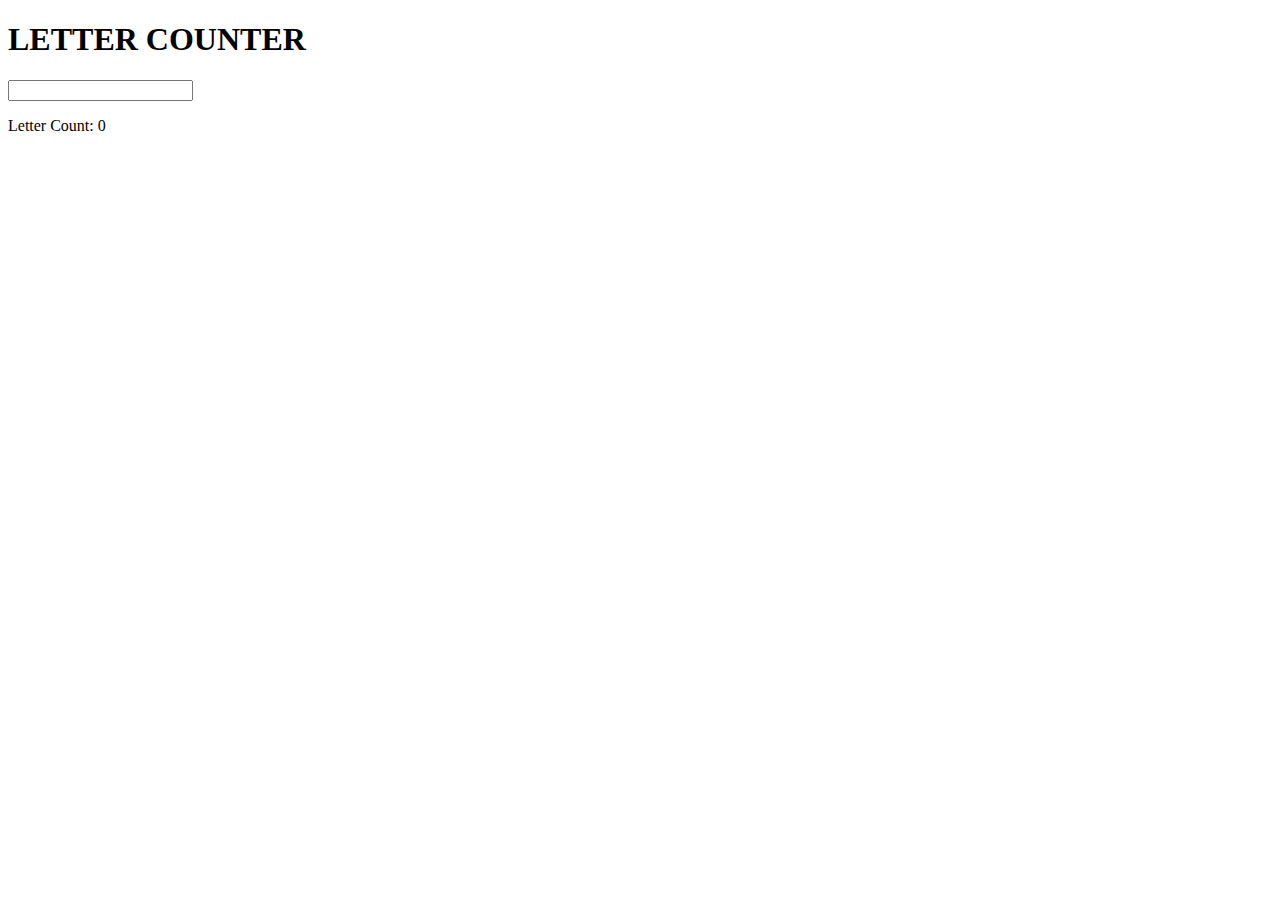
<file: BrojacSlova/index.html>
<!DOCTYPE html>
<html lang="en">
<head>
    <meta charset="UTF-8">
    <meta name="viewport" content="width=device-width, initial-scale=1.0">
    <title>Document</title>

</head>

<body>
    <h1>LETTER COUNTER</h1>
    <input type="text" id="textInput">
    <p id="Counter">Letter Count: 0</p>


    <script src="./index.js"></script>
</body>

</html>
</file>
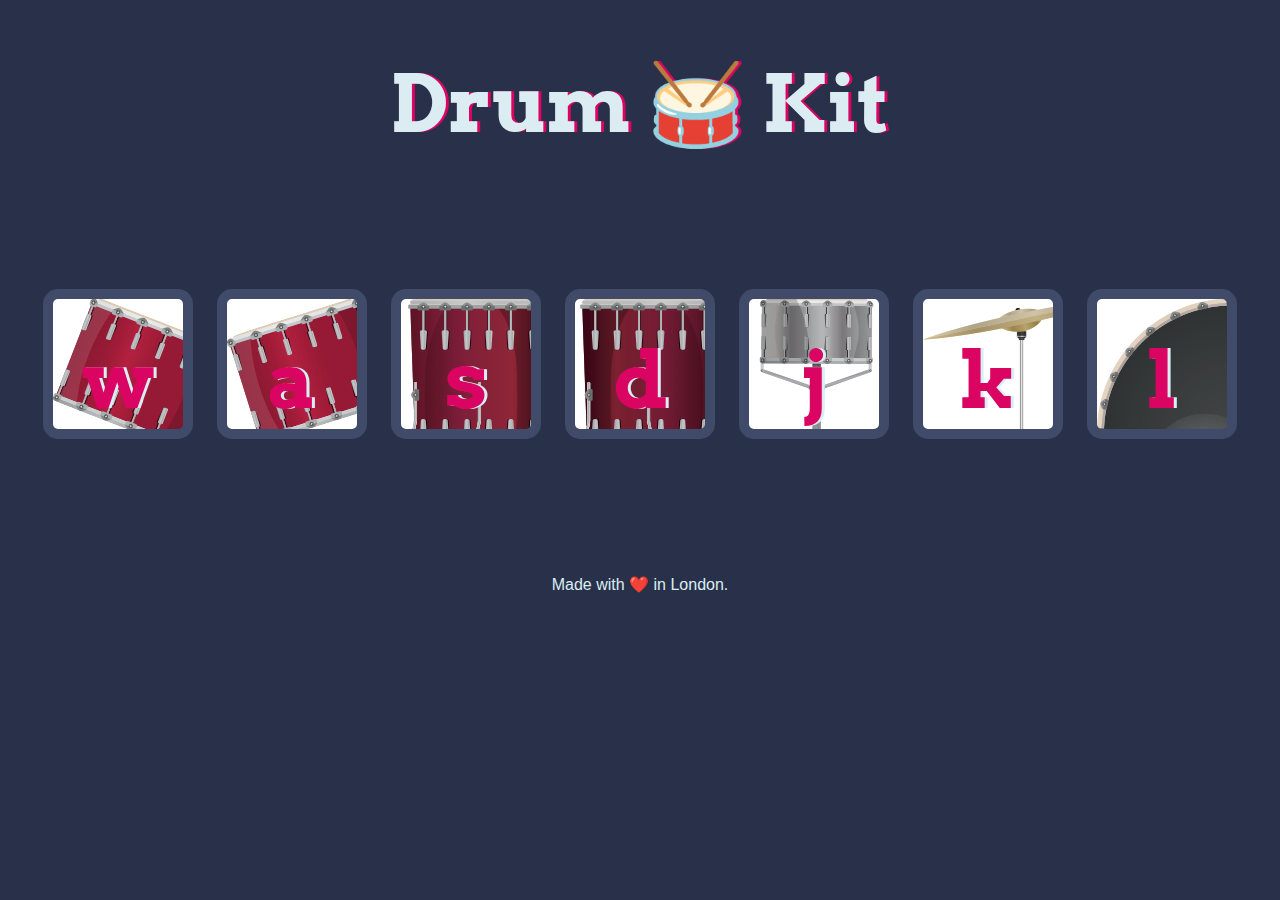
<file: bubnjevi/index.html>
<!DOCTYPE html>
<html lang="en" dir="ltr">

<head>
  <meta charset="utf-8">
  <title>Drum Kit</title>
  <link rel="stylesheet" href="styles.css">
  <link href="https://fonts.googleapis.com/css?family=Arvo" rel="stylesheet">
</head>

<body>

  <h1 id="title">Drum 🥁 Kit</h1>
  <div class="set">
    <button class="w drum">w</button>
    <button class="a drum">a</button>
    <button class="s drum">s</button>
    <button class="d drum">d</button>
    <button class="j drum">j</button>
    <button class="k drum">k</button>
    <button class="l drum">l</button>
  </div>


  <footer>
    Made with ❤️ in London.
  </footer>

  <script src="./index.js"></script>

</body>

</html>
</file>
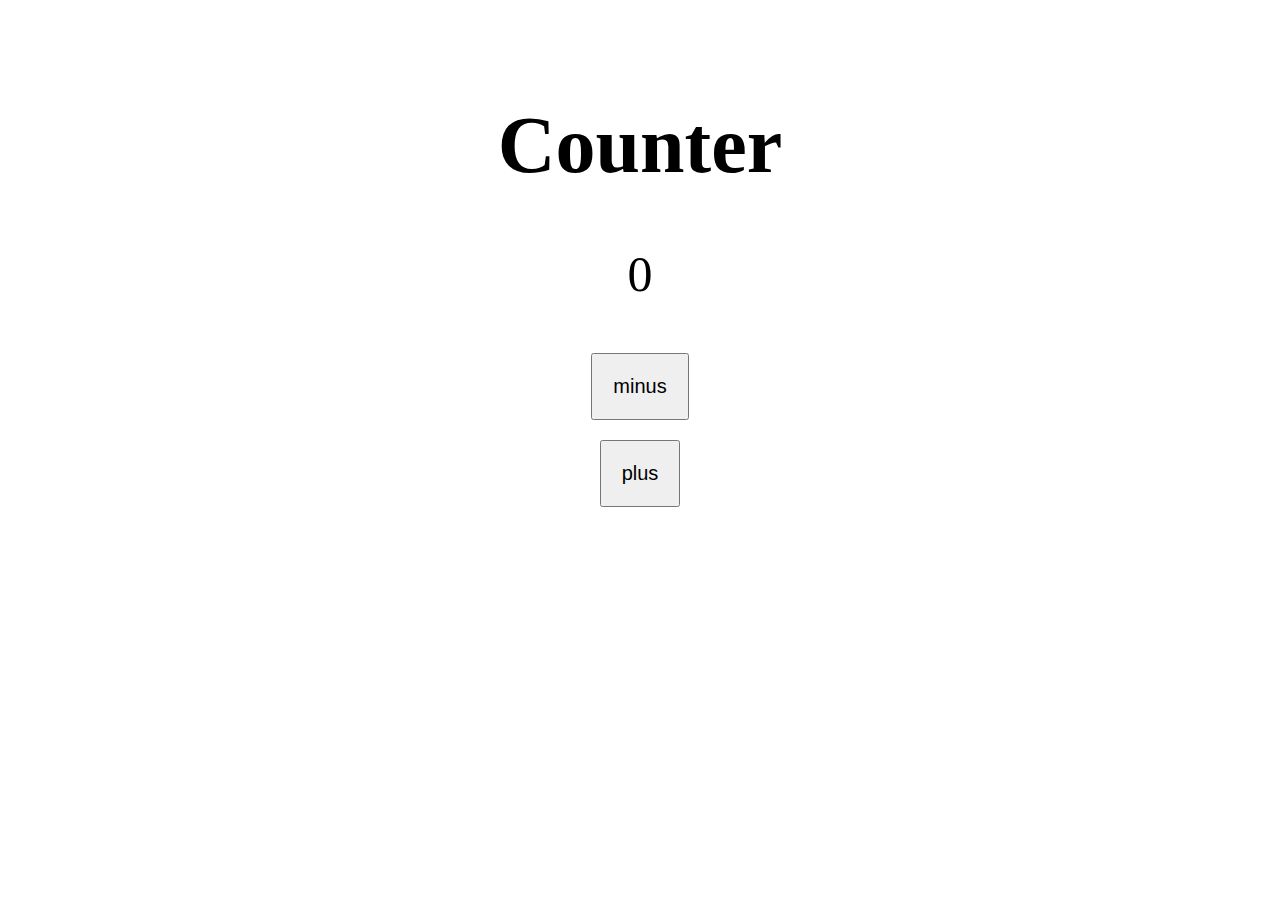
<file: Counter/index.html>
<!DOCTYPE html>
<html lang="en">
<head>
    <meta charset="UTF-8">
    <meta name="viewport" content="width=device-width, initial-scale=1.0">
    <title>Document</title>

    <style>

       h1{
        text-align: center;
        margin-top: 100px;
        font-size: 80px;
       }

       p{
        text-align: center;
        font-size: 50px;
       }
       button{
        display: flex;
        align-items: center;
        margin: auto;
        padding: 20px;
        font-size: 20px;
        margin-top: 20px;
       }

    </style>

</head>

<body>
    <h1>Counter</h1>

    <p id="counter">0</p>
    <button id="minus">minus</button>
    <button id="plus">plus</button>
   
    <script src="./index.js"></script>
</body>

</html>
</file>
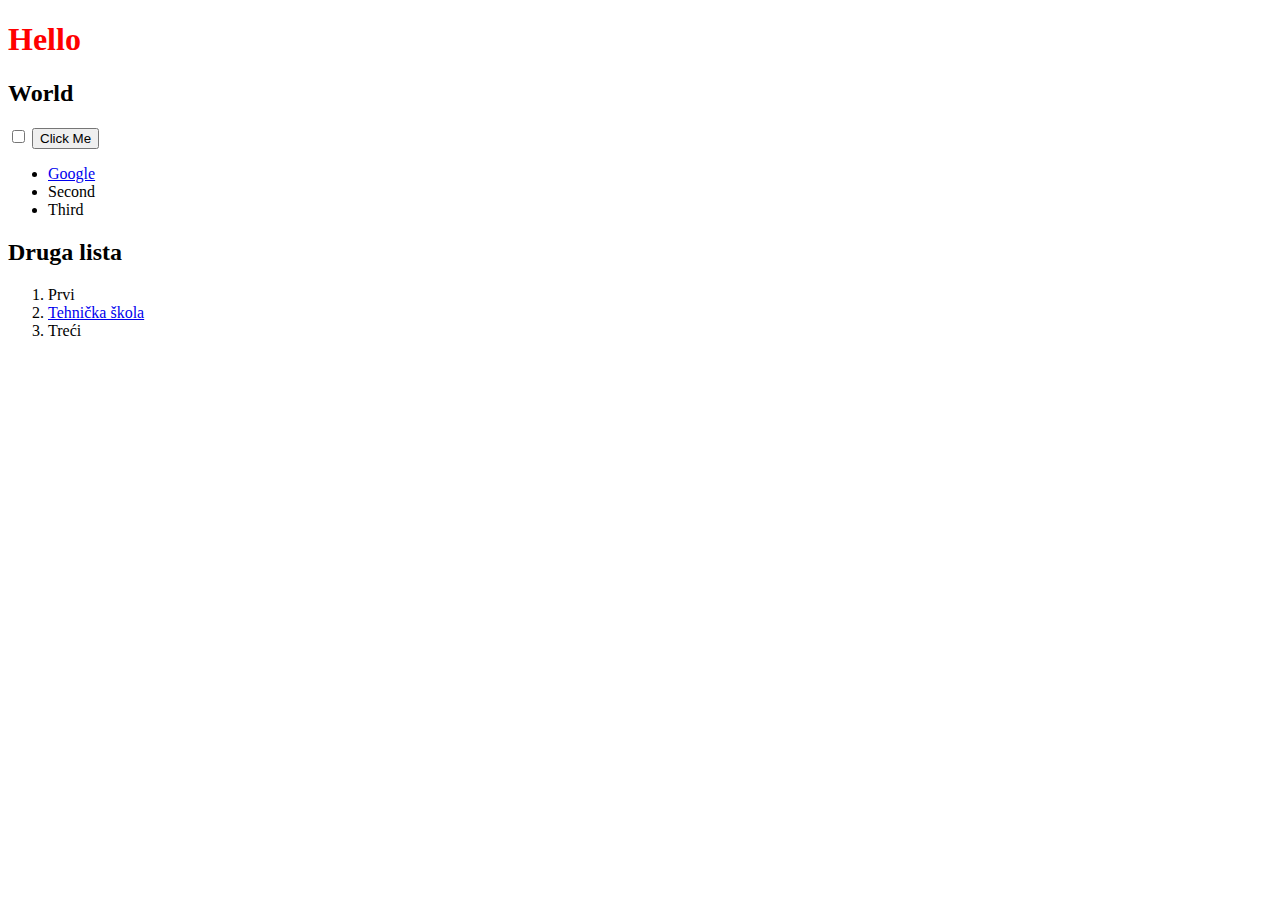
<file: DOM/index.html>
<!DOCTYPE html>
<html lang="en" dir="ltr">
  <head>
    <meta charset="utf-8">
    <title>My Website</title>
    <link rel="stylesheet" href="styles.css">

  </head>
  <body>

    <h1 id ="title">Hello</h1>
    <h2 id="second">World</h2>
    <input type="checkbox">

    <button class="btn" style=":active color:red;">Click Me</button>

    <ul id="list">
      <li class="list">
        <a href="https://www.google.com">Google</a>
      </li>
      <li class="list">Second</li>
      <li class="list">Third</li>
    </ul>

    <h2>Druga lista</h2>

    <ol id="list2">
      <li class="list2">Prvi</li>
      <li class="list2">
        <a href="https://tssb.hr">Tehnička škola</a>
      </li>
      <li class="list2">Treći</li>
    </ol>

  </body>

</html>
</file>
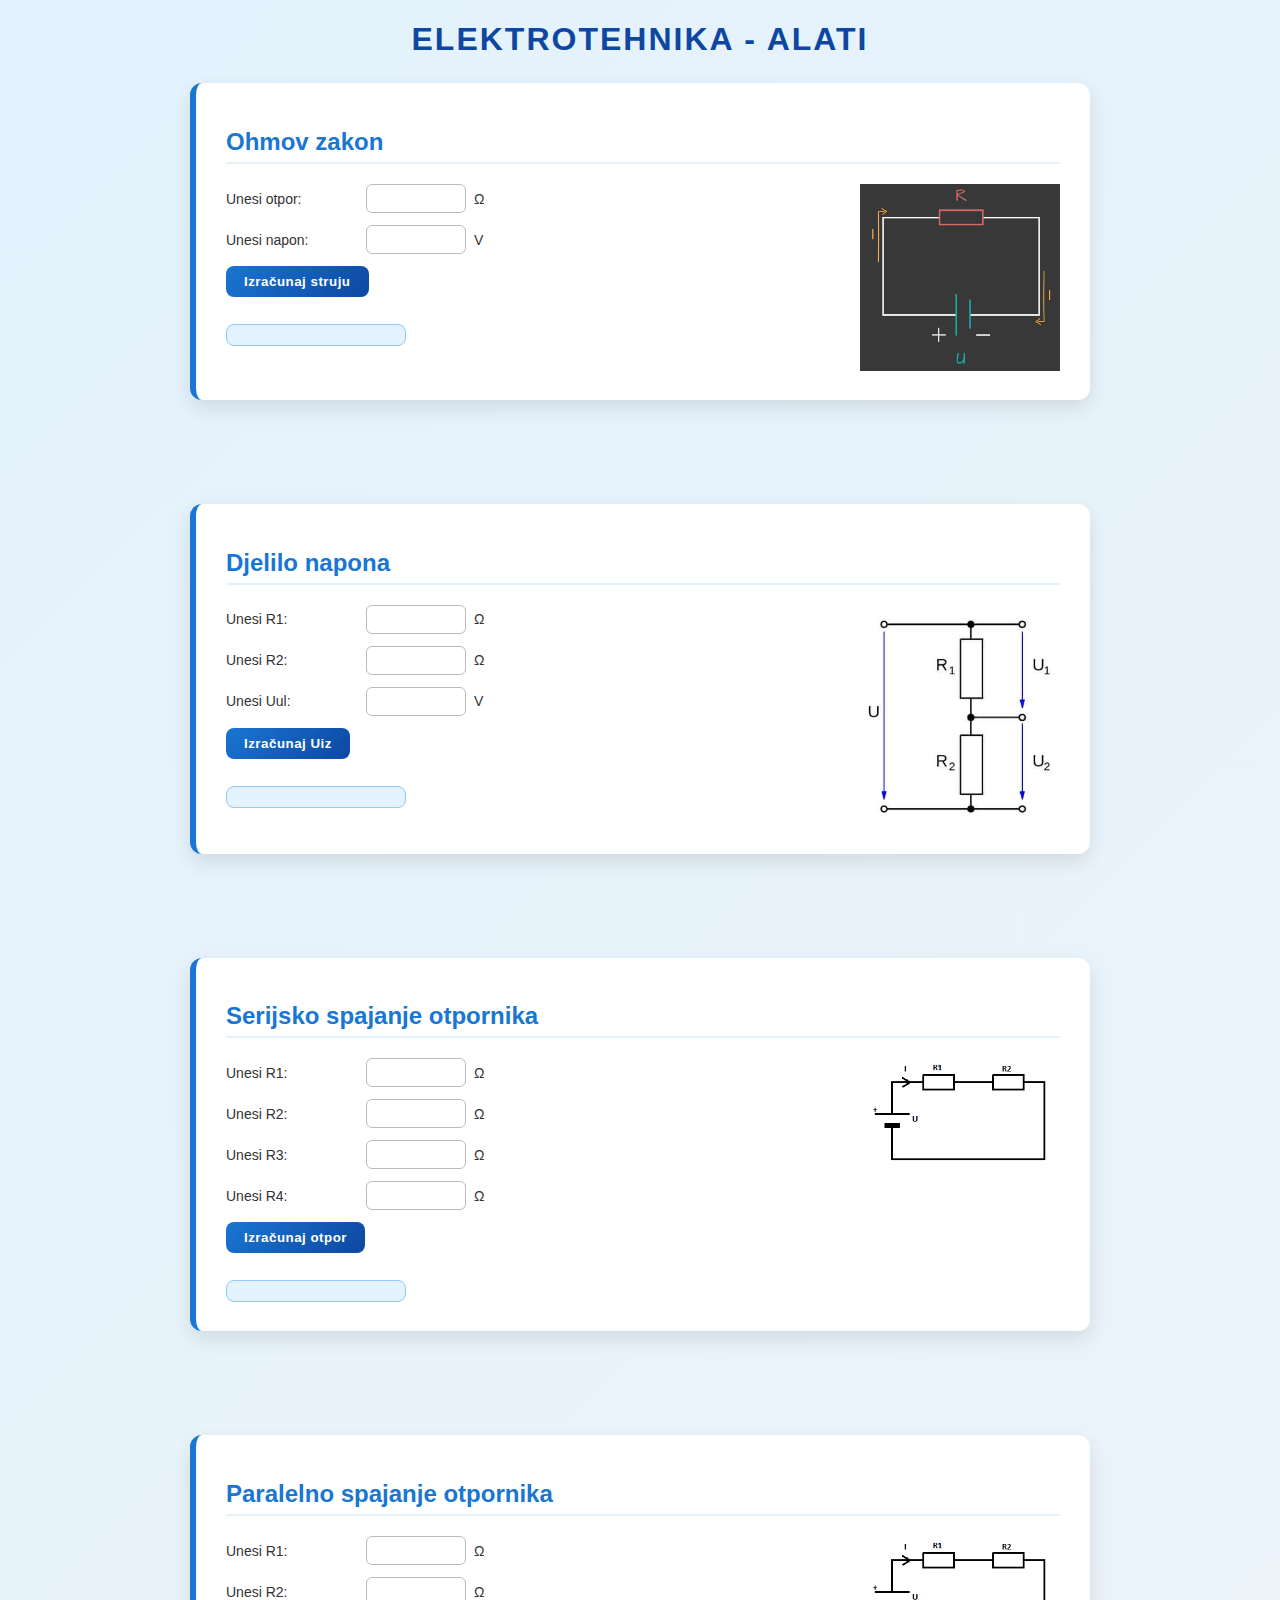
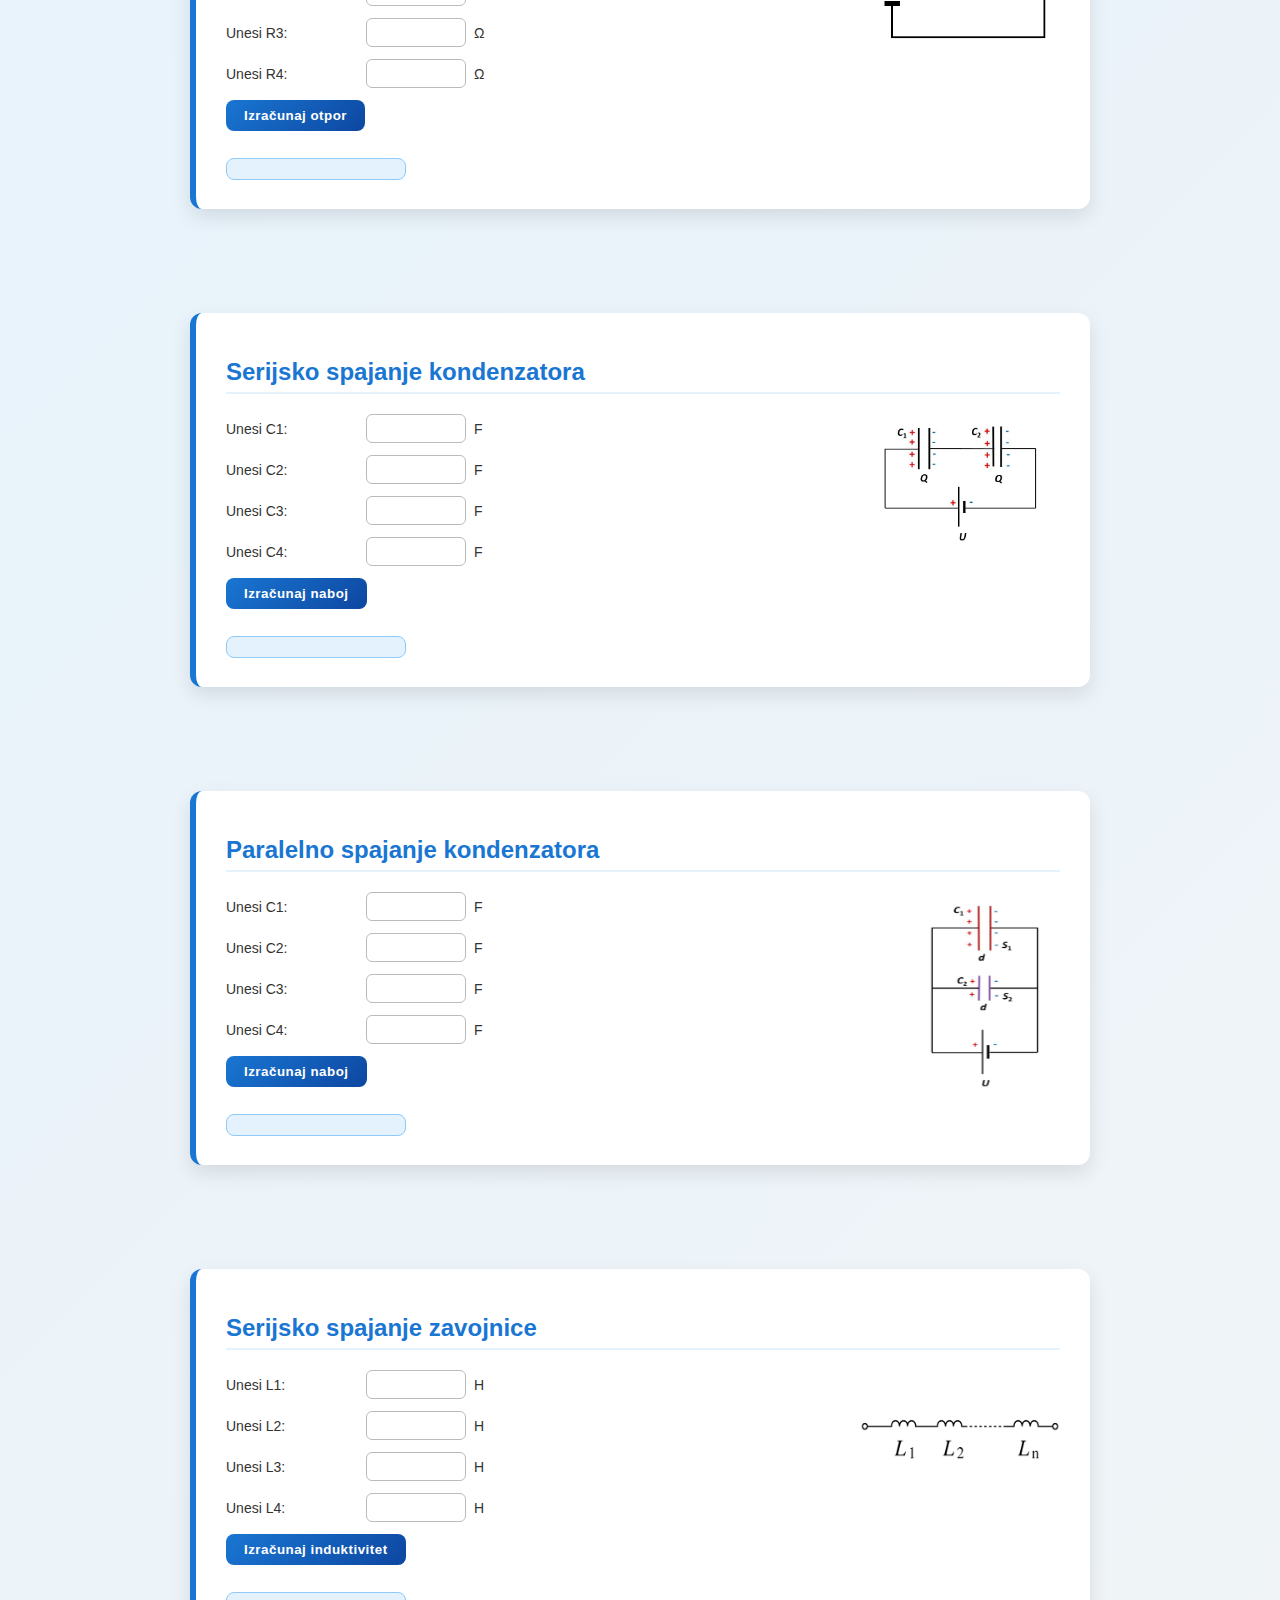
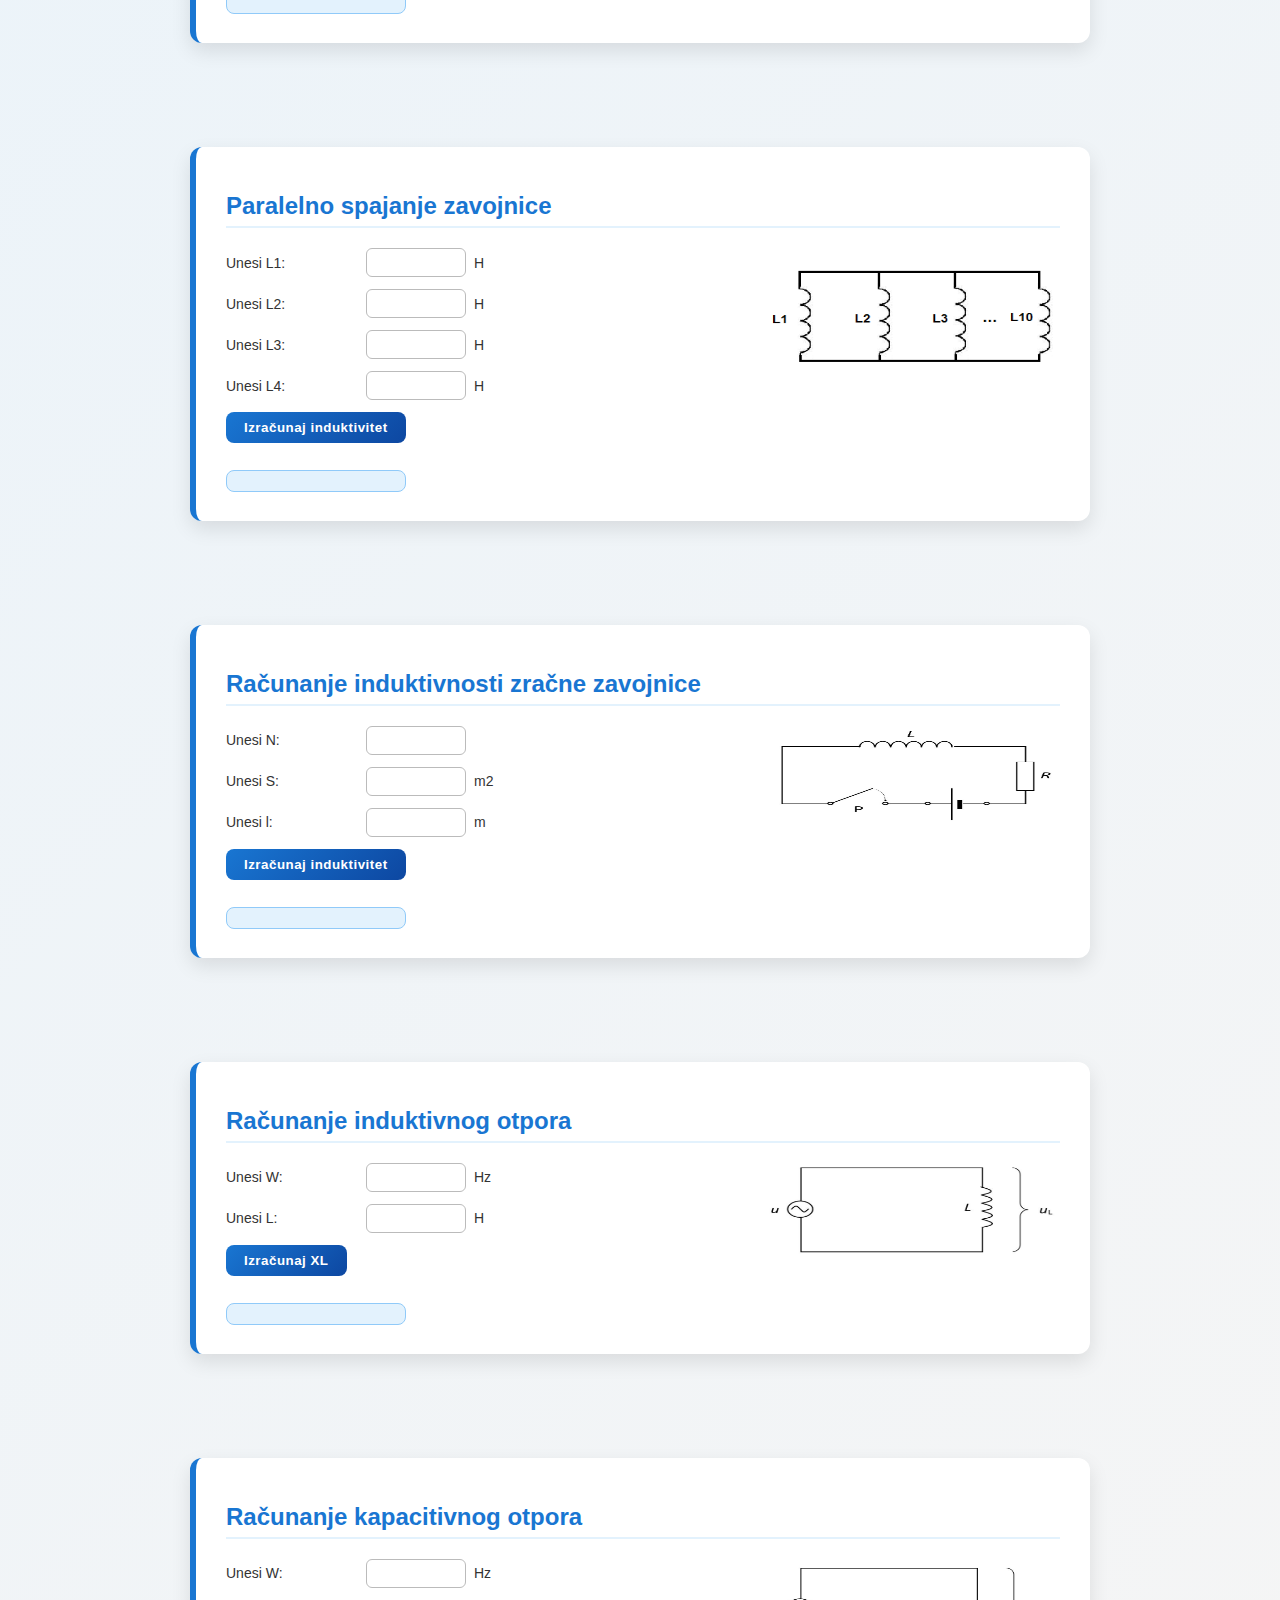
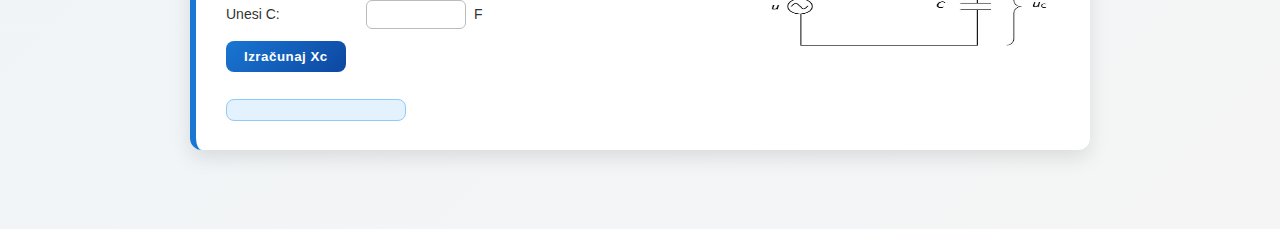
<file: ElektronickiAlati/index.html>
<!DOCTYPE html>
<html lang="en">
<head>
    <meta charset="UTF-8">
    <meta name="viewport" content="width=device-width, initial-scale=1.0">
    <title>Elektronički alati</title>

    <style>

    * {
    box-sizing: border-box;

    }

    body {
        font-family: "Segoe UI", Arial, sans-serif;
        background: linear-gradient(135deg, #e3f2fd, #f5f5f5);
        margin: 0;
        padding: 0;
    }

    h1 {
        text-align: center;
        margin: 30px 10;
        letter-spacing: 2px;
        color: #0d47a1;
    }   

    .kartica {
        width: 900px;
        margin: 25px auto;
        background: #ffffff;
        padding: 25px 30px;
        border-radius: 12px;
        box-shadow: 0 8px 20px rgba(0, 0, 0, 0.1);
        border-left: 6px solid #1976d2;
    }

    .kartica h2 {
        margin-bottom: 20px;
        color: #1976d2;
        border-bottom: 2px solid #e3f2fd;
        padding-bottom: 6px;
    }

    .osnova {
        display: flex;
        justify-content: space-between;
        align-items: flex-start;
        gap: 30px;
    }

    .form {
        flex: 1;
    }

    .image {
        width: 240px;
        text-align: center;
    }

    .image img {
        max-width: 100%;
        border-radius: 8px;
        border: 1px solid #ddd;
        background: #fafafa;
        padding: 5px;
    }

    .row {
        display: flex;
        align-items: center;
        margin-bottom: 12px;
    }

    label {
        width: 140px;
        font-size: 14px;
        color: #333;
    }

    input {
        width: 100px;
        padding: 6px 8px;
        border-radius: 6px;
        border: 1px solid #bbb;
    }


    .unos {
        margin-right: 8px;
    }

    button {
        background: linear-gradient(135deg, #1976d2, #0d47a1);
        color: white;
        border: none;
        padding: 8px 18px;
        border-radius: 8px;
        cursor: pointer;
        font-weight: bold;
        letter-spacing: 0.5px;
        transition: 0.2s;
    }



    .result {
        margin-top: 15px;
        padding: 10px 15px;
        border-radius: 8px;
        background: #e3f2fd;
        border: 1px solid #90caf9;
        font-weight: bold;
        color: #0d47a1;
        display: inline-block;
        min-width: 180px;
    }


    </style>

</head>

<body>


<h1>ELEKTROTEHNIKA - ALATI</h1>

    <div class="kartica">
    <h2>Ohmov zakon</h2>

    <div class="osnova">
        <div>
        <div class="row">
            <label>Unesi otpor:</label>
            <input type="text" id="ohmR" class="unos">
            <label>Ω</label>
        </div>

        <div class="row">
            <label>Unesi napon:</label>
            <input type="text" id="ohmU" class="unos">
            <label>V</label>
        </div>

        <div class="row">
            <button id="ohmBtn">Izračunaj struju</button>
        </div>

            <div class="result" id="ohmResult"></div>
        </div>

        <div>
            <img src="./slike/OhmovZakon.jpg" style="width: 200px;">
        </div>
    </div>
    </div>

    <br><br><br>

    
    <div class="kartica">
    <h2>Djelilo napona</h2>
    <div class="osnova">
        <div>
            <div class="row">
                <label>Unesi R1:</label>
                <input type="text" id="ohmR1" class="unos">
                <label>Ω</label>
            </div>
            <div class="row">
                <label>Unesi R2:</label>
                <input type="text" id="ohmR2" class="unos">
                <label>Ω</label>
            </div>
            <div class="row">
                <label>Unesi Uul:</label>
                <input type="text" id="volt1" class="unos">
                <label>V</label>
            </div>

            <div class="row">
                <button id="btnNapon1">Izračunaj Uiz</button>
            </div>

            <div class="result" id="naponResult1"></div>
        </div>
        <div>
            <img src="./slike/DjeliloNapona.jpg" alt="" style="width: 200px;">
        </div>
    </div>
    </div>

    <br><br><br>

    <div class="kartica">
    <h2>Serijsko spajanje otpornika</h2>
    <div class="osnova">
        <div>
            <div class="row">
                <label>Unesi R1:</label>
                <input type="text" id="SSOR1" class="unos">
                <label>Ω</label>
            </div>
            <div class="row">
                <label>Unesi R2:</label>
                <input type="text" id="SSOR2" class="unos">
                <label>Ω</label>
            </div>
            <div class="row">
                <label>Unesi R3:</label>
                <input type="text" id="SSOR3" class="unos">
                <label>Ω</label>
            </div>
            <div class="row">
                <label>Unesi R4:</label>
                <input type="text" id="SSOR4" class="unos">
                <label>Ω</label>
            </div>

            <div class="row">
                <button id="btnSSO">Izračunaj otpor</button>
            </div>

            <div class="result" id="SSOresult"></div>
        </div>
        <div>
            <img src="./slike/SerijskiSpoj.png" alt="" style="width: 200px;">
        </div>
    </div>
    </div>


    <br><br><br>
    
    <div class="kartica">
    <h2>Paralelno spajanje otpornika</h2>
    <div class="osnova">
        <div>
            <div class="row">
                <label>Unesi R1:</label>
                <input type="text" id="PSOR1" class="unos">
                <label>Ω</label>
            </div>
            <div class="row">
                <label>Unesi R2:</label>
                <input type="text" id="PSOR2" class="unos">
                <label>Ω</label>
            </div>
            <div class="row">
                <label>Unesi R3:</label>
                <input type="text" id="PSOR3" class="unos">
                <label>Ω</label>
            </div>
            <div class="row">
                <label>Unesi R4:</label>
                <input type="text" id="PSOR4" class="unos">
                <label>Ω</label>
            </div>

            <div class="row">
                <button id="btnPSO">Izračunaj otpor</button>
            </div>

            <div class="result" id="PSOresult"></div>
        </div>
        <div>
            <img src="./slike/SerijskiSpoj.png" alt="" style="width: 200px;">
        </div>
    </div>
    </div>

    <br><br><br>

    <div class="kartica">
    <h2>Serijsko spajanje kondenzatora</h2>
    <div class="osnova">
        <div>
            <div class="row">
                <label>Unesi C1:</label>
                <input type="text" id="sscC1" class="unos">
                <label>F</label>
            </div>
            <div class="row">
                <label>Unesi C2:</label>
                <input type="text" id="sscC2" class="unos">
                <label>F</label>
            </div>
            <div class="row">
                <label>Unesi C3:</label>
                <input type="text" id="sscC3" class="unos">
                <label>F</label>
            </div>
            <div class="row">
                <label>Unesi C4:</label>
                <input type="text" id="sscC4" class="unos">
                <label>F</label>
            </div>

            <div class="row">
                <button id="btnSSC">Izračunaj naboj</button>
            </div>

            <div class="result" id="SSCresult"></div>
        </div>
        <div>
            <img src="./slike/SerijskiSpojKondenzatora.jpg" alt="" style="width: 200px;">
        </div>
    </div>
    </div>

    <br><br><br>

    <div class="kartica">
    <h2>Paralelno spajanje kondenzatora</h2>
    <div class="osnova">
        <div>
            <div class="row">
                <label>Unesi C1:</label>
                <input type="text" id="pscC1" class="unos">
                <label>F</label>
            </div>
            <div class="row">
                <label>Unesi C2:</label>
                <input type="text" id="pscC2" class="unos">
                <label>F</label>
            </div>
            <div class="row">
                <label>Unesi C3:</label>
                <input type="text" id="pscC3" class="unos">
                <label>F</label>
            </div>
            <div class="row">
                <label>Unesi C4:</label>
                <input type="text" id="pscC4" class="unos">
                <label>F</label>
            </div>

            <div class="row">
                <button id="btnPSC">Izračunaj naboj</button>
            </div>

            <div class="result" id="PSCresult"></div>
        </div>
        <div>
            <img src="./slike/ParalelnoSpajanjeKondenzatora.jpg" alt="" style="width: 150px; height: 200px;">
        </div>
    </div>
    </div>

    <br><br><br>

    <div class="kartica">
    <h2>Serijsko spajanje zavojnice</h2>
    <div class="osnova">
        <div>
            <div class="row">
                <label>Unesi L1:</label>
                <input type="text" id="sszL1" class="unos">
                <label>H</label>
            </div>
            <div class="row">
                <label>Unesi L2:</label>
                <input type="text" id="sszL2" class="unos">
                <label>H</label>
            </div>
            <div class="row">
                <label>Unesi L3:</label>
                <input type="text" id="sszL3" class="unos">
                <label>H</label>
            </div>
            <div class="row">
                <label>Unesi L4:</label>
                <input type="text" id="sszL4" class="unos">
                <label>H</label>
            </div>

            <div class="row">
                <button id="btnSSZ">Izračunaj induktivitet</button>
            </div>

            <div class="result" id="SSZresult"></div>
        </div>
        <div>
            <img src="./slike/SerijskoSpajanjeZavojnice.png" alt="" style="width: 200px; height: 50px; margin-top: 40px;">
        </div>
    </div>
    </div>

    <br><br><br>


    <div class="kartica">
    <h2>Paralelno spajanje zavojnice</h2>
    <div class="osnova">
        <div>
            <div class="row">
                <label>Unesi L1:</label>
                <input type="text" id="pszL1" class="unos">
                <label>H</label>
            </div>
            <div class="row">
                <label>Unesi L2:</label>
                <input type="text" id="pszL2" class="unos">
                <label>H</label>
            </div>
            <div class="row">
                <label>Unesi L3:</label>
                <input type="text" id="pszL3" class="unos">
                <label>H</label>
            </div>
            <div class="row">
                <label>Unesi L4:</label>
                <input type="text" id="pszL4" class="unos">
                <label>H</label>
            </div>

            <div class="row">
                <button id="btnPSZ">Izračunaj induktivitet</button>
            </div>

            <div class="result" id="PSZresult"></div>
        </div>
        <div>
            <img src="./slike/ParalelnoSpajanjeZavojnicee.png" alt="" style="width: 300px; height: 100px; margin-top: 20px;">
        </div>
    </div>
    </div>

    <br><br><br>


    <div class="kartica">
    <h2>Računanje induktivnosti zračne zavojnice</h2>
    <div class="osnova">
        <div>
            <div class="row">
                <label>Unesi N:</label>
                <input type="text" id="izzN" class="unos">
            </div>
            <div class="row">
                <label>Unesi S:</label>
                <input type="text" id="izzS" class="unos">
                <label>m2</label>
            </div>
            <div class="row">
                <label>Unesi l:</label>
                <input type="text" id="izzl" class="unos">
                <label>m</label>
            </div>

            <div class="row">
                <button id="btnIZZ">Izračunaj induktivitet</button>
            </div>

            <div class="result" id="IZZresult"></div>
        </div>
        <div>
            <img src="./slike/induktivnosti zracne zavojnice.jpg" alt="" style="width: 300px; height: 100px; margin-top: 0px;">
        </div>
    </div>
    </div>

    <br><br><br>

    <div class="kartica">
    <h2>Računanje induktivnog otpora</h2>
    <div class="osnova">
        <div>
            <div class="row">
                <label>Unesi W:</label>
                <input type="text" id="rioW" class="unos">
                <label>Hz</label>
            </div>
            <div class="row">
                <label>Unesi L:</label>
                <input type="text" id="rioL" class="unos">
                <label>H</label>
            </div>

            <div class="row">
                <button id="btnRIO">Izračunaj XL</button>
            </div>

            <div class="result" id="RIOresult"></div>
        </div>
        <div>
            <img src="./slike/induktivni otpor.jpg" alt="" style="width: 300px; height: 100px; margin-top: 0px;">
        </div>
    </div>
    </div>

    <br><br><br>


    <div class="kartica">
    <h2>Računanje kapacitivnog otpora</h2>
    <div class="osnova">
        <div>
            <div class="row">
                <label>Unesi W:</label>
                <input type="text" id="rcoW" class="unos">
                <label>Hz</label>
            </div>
            <div class="row">
                <label>Unesi C:</label>
                <input type="text" id="rcoC" class="unos">
                <label>F</label>
            </div>

            <div class="row">
                <button id="btnRCO">Izračunaj Xc</button>
            </div>

            <div class="result" id="RCOresult"></div>
        </div>
        <div>
            <img src="./slike/kapacitivni otpor.jpg" alt="" style="width: 300px; height: 100px; margin-top: 0px;">
        </div>
    </div>
    </div>

    <br><br><br>


    <script src="index.js"></script>


</body>

</html>
</file>
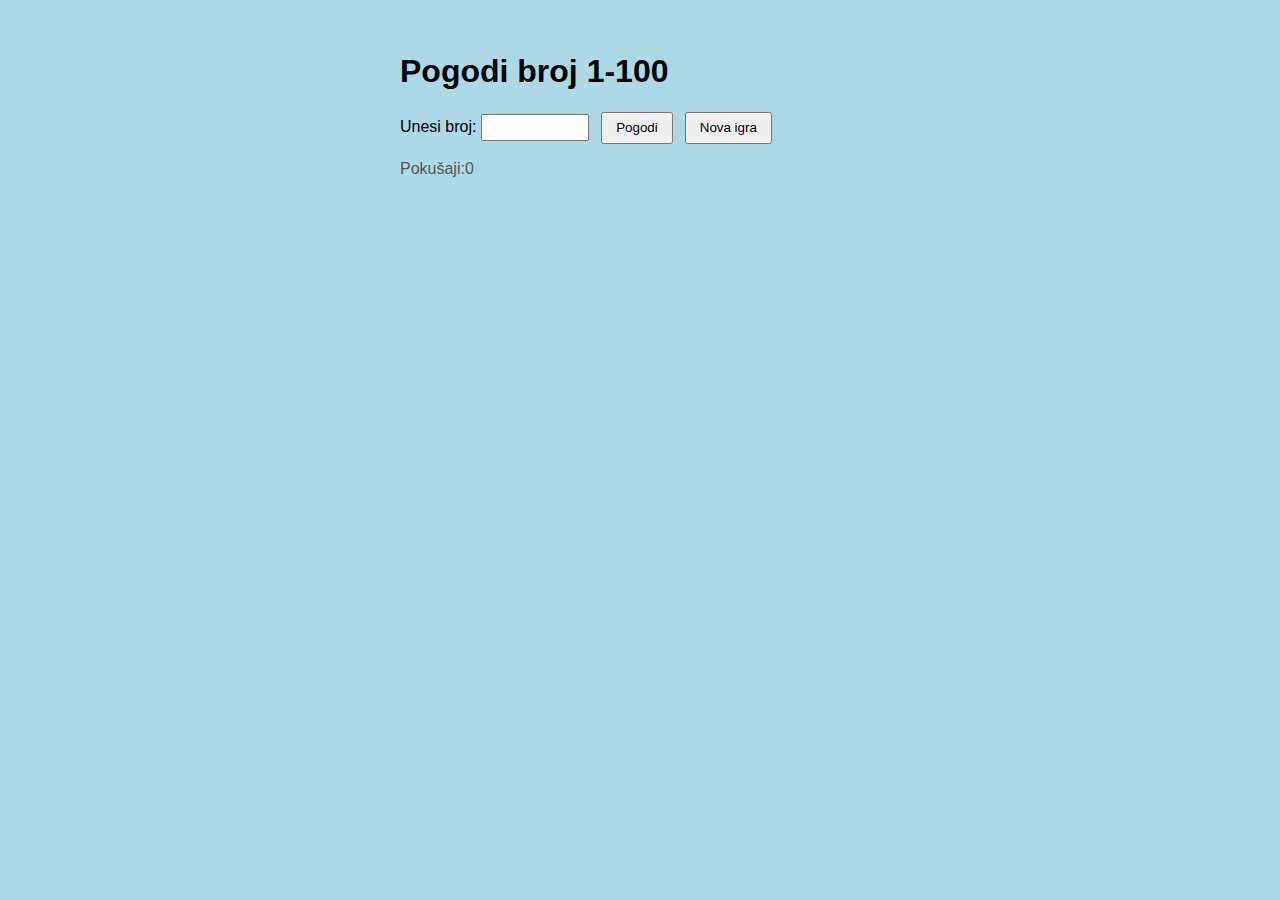
<file: guess_the_number_game/index.html>
<!DOCTYPE html>
<html lang="en">
<head>
    <meta charset="UTF-8">
    <meta name="viewport" content="width=device-width, initial-scale=1.0">
    <title>Pogodi broj</title>
<style>
    body{
        background-color: lightblue;
        font-family: Arial, Helvetica, sans-serif;
        padding: 2rem;
        max-width: 480px;
        margin: auto;
    }
    
    input[type="number"]{
        width: 6rem;
        padding: .25rem;
    }

    button{
        padding: .4rem .8rem;
        margin-left: .5rem;
    }

    #msg{
        margin-top: 1rem;
        font-weight: 600;
    }

    #attempts{
        color: #555;
        margin-top: .5rem
    }

</style>

</head>

<body>
    <h1>Pogodi broj 1-100</h1>
    <form id="form" onsubmit="checkNumber(event)">
        <label for="guess">Unesi broj:</label>
        <input type="number" id="guess" min="1" max="100" required>
        <button type="submit">Pogodi</button>
        <button type="button" onclick="newGame()">Nova igra</button> 
    </form>

    <div id="msg"></div>
    <div id="attempts"></div>
    <script src="./index.js"></script>
</body>

</html>
</file>
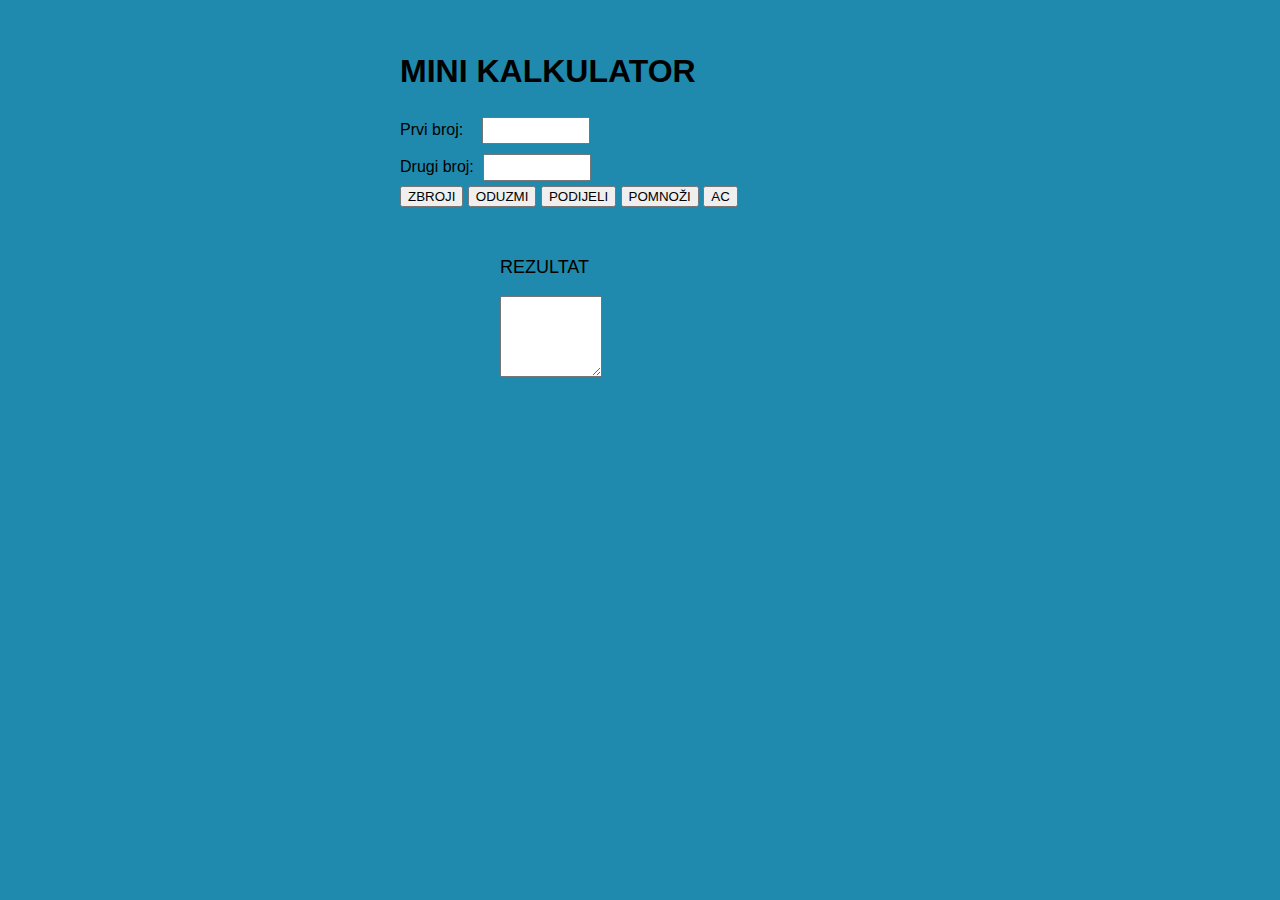
<file: kalkulator/index.html>
<!DOCTYPE html>
<html lang="en">
<head>
    <meta charset="UTF-8">
    <meta name="viewport" content="width=device-width, initial-scale=1.0">
    <title>Kalkulator</title>

    <style>

        body{
        background-color: rgb(31, 138, 173);
        font-family: Arial, Helvetica, sans-serif;
        padding: 2rem;
        max-width: 480px;
        margin: auto;
        }

        input[type="number"]{
        width: 6rem;
        padding: .25rem;
        margin: 5px;
        }

        #broj1{
            margin-left: 14px;
        }

        label{
            font-family: Arial, Helvetica, sans-serif;
        }

        p{
            font-size: large;
            margin-left: 100px;
            margin-top: 50px;
        }

</style>

</head>

<body>

    <h1>MINI KALKULATOR</h1>
    <form id="form1">
        <label for="PrviUnos">Prvi broj:</label>
        <input type="number" id="broj1">
    </form>

    <form id="form2">
        <label for="DrugiUnos">Drugi broj:</label>
        <input type="number" id="broj2">
    </form>

    <form id="form3">
        <button type="submit">ZBROJI</button>
        <button type="submit">ODUZMI</button>
        <button type="submit">PODIJELI</button> 
        <button type="submit">POMNOŽI</button>
        <button type="button" onclick="newCalculate()">AC</button>
    </form>

    <form class="form4">
        <p>REZULTAT</p>
    </form>

    <form id="form5">
        <textarea id="result" cols="10" rows="5" style="margin-left: 100px;"></textarea>
    </form>
    

    <script src="./index.js"></script>

</body>

</html>
</file>
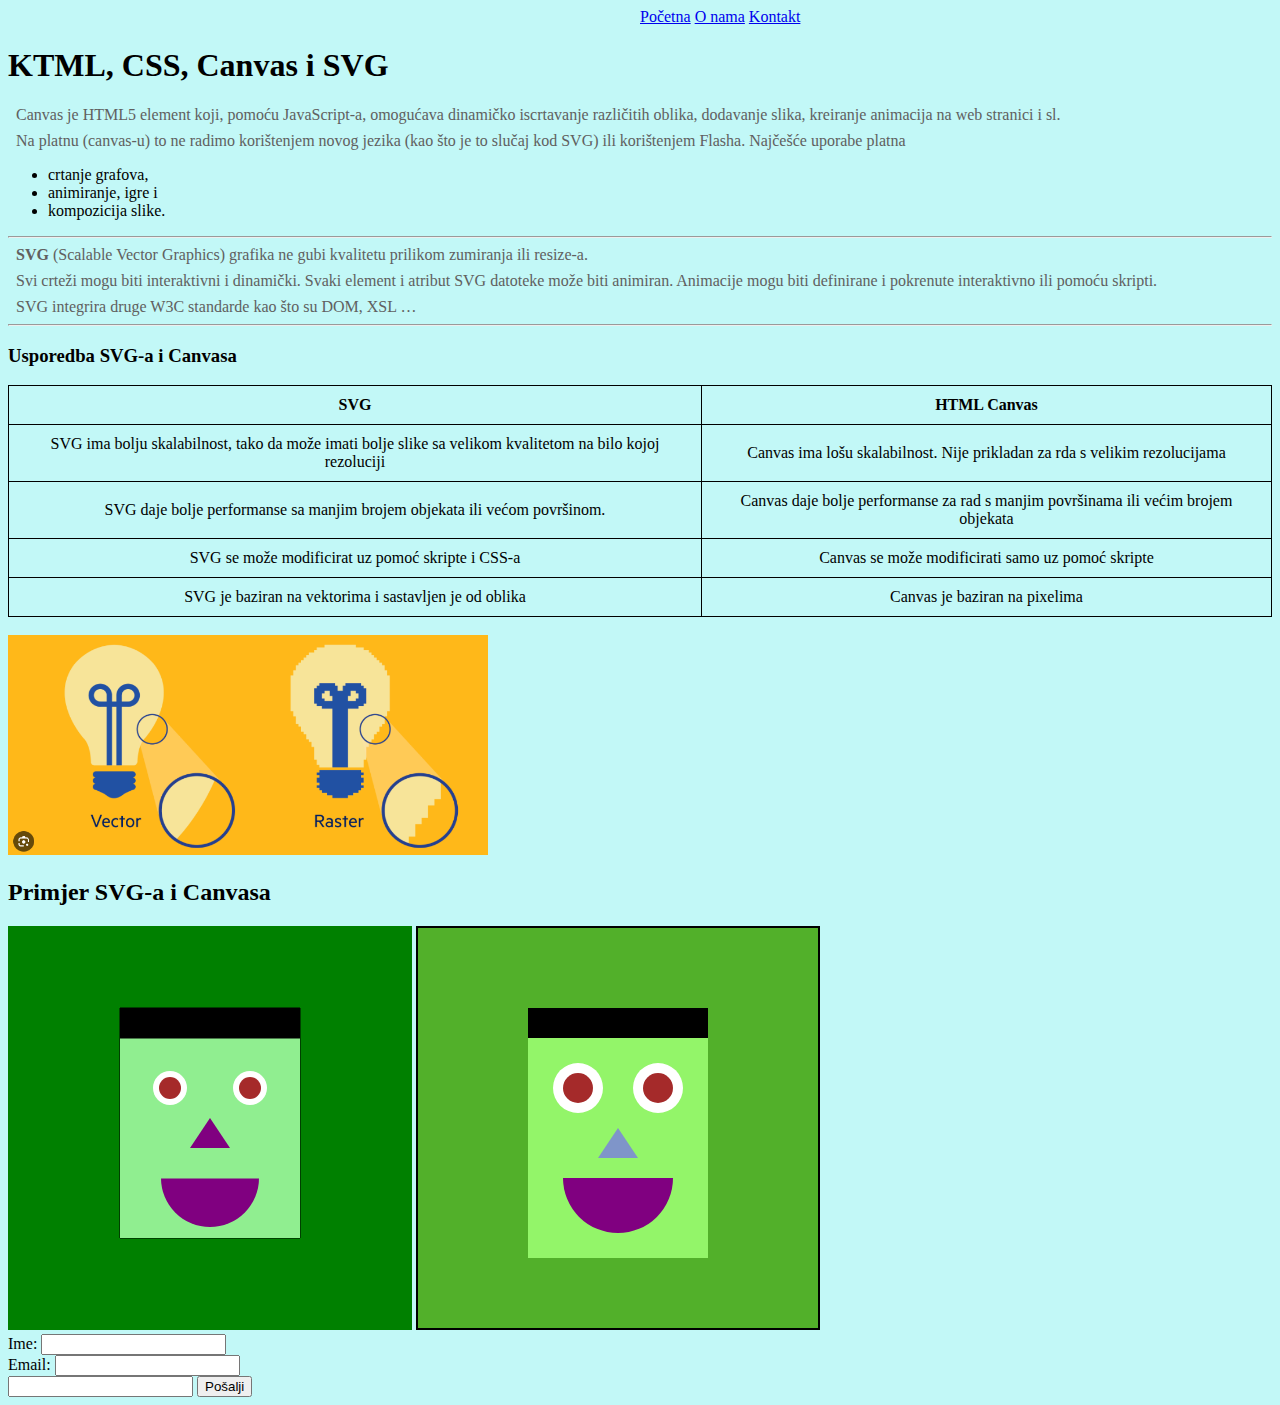
<file: ponavljanje_bozanovic/index.html>
<!DOCTYPE html>
<html lang="en">
<head>
    <meta charset="UTF-8">
    <meta name="viewport" content="width=device-width, initial-scale=1.0">
    <title>Skriptni jezici</title>
    <style>
        table, td, th {
            border: 1px solid black;
            text-align: center;
            border-collapse: collapse;
            padding: 10px;
        }

        body{
            background-color: #C2F8F7;
        }
        h1{
            font-size: 2em;
            font-weight: bold;
        }
        p{
            margin: 8px;
            color: rgb(96, 96, 96);
        }
        img{
            width: 480px;
            height: 220px;
        }
        nav{
            margin-left: 50%;
        }
        

    </style>
</head>

<body>

    <nav>
        <a href="#">Početna</a>
        <a href="#">O nama</a>
        <a href="#">Kontakt</a>
    </nav>
    
    <h1>KTML, CSS, Canvas i SVG</h1>
    <p>Canvas je HTML5 element koji, pomoću JavaScript-a, omogućava dinamičko iscrtavanje
različitih oblika, dodavanje slika, kreiranje animacija na web stranici i sl.</p>

    <p>Na platnu (canvas-u) to ne radimo korištenjem novog jezika (kao što je to slučaj kod SVG) ili
korištenjem Flasha. Najčešće uporabe platna</p>

    <ul>
        <li>crtanje grafova,</li>
        <li>animiranje, igre i</li>
        <li>kompozicija slike.</li>
    </ul>

    <hr>

    <p><b>SVG</b> (Scalable Vector Graphics) grafika ne gubi kvalitetu prilikom zumiranja ili resize-a.</p>

    <p>Svi crteži mogu biti interaktivni i dinamički. Svaki element i atribut SVG datoteke može biti
animiran. Animacije mogu biti definirane i pokrenute interaktivno ili pomoću skripti.</p>

   <p>SVG integrira druge W3C standarde kao što su DOM, XSL …</p>
   <hr>

   <h3>Usporedba SVG-a i Canvasa</h3>

   <table >
        <tr>
            <th>SVG</th>
            <th>HTML Canvas</th>
        </tr>
        <tr>
            <td>SVG ima bolju skalabilnost, tako da može imati bolje slike sa velikom kvalitetom na bilo kojoj rezoluciji</td>
            <td>Canvas ima lošu skalabilnost. Nije prikladan za rda s velikim rezolucijama</td>
        </tr>
        <tr>
            <td>SVG daje bolje performanse sa manjim brojem objekata ili većom površinom.</td>
            <td>Canvas daje bolje performanse za rad s manjim površinama ili većim brojem objekata</td>
        </tr>
        <tr>
            <td>SVG se može modificirat uz pomoć skripte i CSS-a</td>
            <td>Canvas se može modificirati samo uz pomoć skripte</td>
        </tr>
        <tr>
            <td>SVG je baziran na vektorima i sastavljen je od oblika</td>
            <td>Canvas je baziran na pixelima</td>
        </tr>
        </table>
        <br>
        <img src="/ponavljanje_bozanovic/slika1.png" alt="Slika">

        <h2>Primjer SVG-a i Canvasa</h2>


        <canvas id="myCanvas" width="400" height="400" style="border: 2px solid green; background-color: green;"></canvas>
    <script>
        let c=document.getElementById("myCanvas");
        let ctx = c.getContext("2d");

        /* glava */
        ctx.beginPath();
        ctx.rect(110,110,180,200);
        ctx.strokeStyle="black";
        ctx.stroke();
        ctx.fillStyle="lightgreen";
        ctx.fill();

        /* kosa */
        ctx.beginPath();
        ctx.rect(110,80,180,30);
        ctx.strokeStyle="black";
        ctx.stroke();
        ctx.fillStyle="black";
        ctx.fill();

        /* oko */
        ctx.beginPath();
        ctx.arc(160,160,17,0,2*Math.PI); /* x.pos, y.pos, radijus, start angle, stop angle */
        ctx.fillStyle="white";
        ctx.fill();

        ctx.beginPath();
        ctx.arc(240,160,17,0,2*Math.PI); /* x.pos, y.pos, radijus, start angle, stop angle */
        ctx.fillStyle="white";
        ctx.fill();

        ctx.beginPath();
        ctx.arc(160,160,11,0,2*Math.PI); /* x.pos, y.pos, radijus, start angle, stop angle */
        ctx.fillStyle="brown";
        ctx.fill();

        ctx.beginPath();
        ctx.arc(240,160,11,0,2*Math.PI); /* x.pos, y.pos, radijus, start angle, stop angle */
        ctx.fillStyle="brown";
        ctx.fill();


        ctx.beginPath();
        ctx.arc(200,250,49,0,2*Math.PI); /* x.pos, y.pos, radijus, start angle, stop angle */
        ctx.fillStyle="purple";
        ctx.fill();

        ctx.beginPath();
        ctx.rect(150,200,100,50);
        ctx.strokeStyle="lightgreen";
        ctx.stroke();
        ctx.fillStyle="lightgreen";
        ctx.fill();

        ctx.beginPath();
        ctx.moveTo(180,220);
        ctx.lineTo(200,190);
        ctx.lineTo(220,220);
        ctx.lineWidth=5;/* 
        ctx.strokeStyle="purple";
        ctx.stroke(); */
        ctx.fillStyle="purple";
        ctx.fill();
        ctx.lineWidth=1;


        
    </script>

    <svg width="400" height="400" style="border: 2px solid black;">
        <rect width="400" height="400" fill="#52b02a"/>
        <rect width="180" height="220" fill="#93f569 " x="110" y="110"  />
        <rect width="180" height="30" fill="black " x="110" y="80"  />
        <circle r="55" fill="purple" cx="200" cy="250"/>
        <rect width="120" height="70" fill="#93f569 " x="140" y="180"  />
        <circle r="25" fill="white" cx="160" cy="160"/>
        <circle r="25" fill="white" cx="240" cy="160"/>
        <circle r="15" fill="brown" cx="160" cy="160"/>
        <circle r="15" fill="brown" cx="240" cy="160"/>
        <polygon points="200,200 180,230 220,230" style="fill:#7f95c9;" />
    </svg>


    <form action="#" method="get">
        <label for="ime">Ime:</label>
        <input type="text" id="ime"> <br> 
        <label for="email">Email:</label>
        <input type="text" id="prezime"> <br>
        <input type="text" name="" id="">
        <input type="submit" value="Pošalji">
    </form>
    


</body>


</html>
</file>
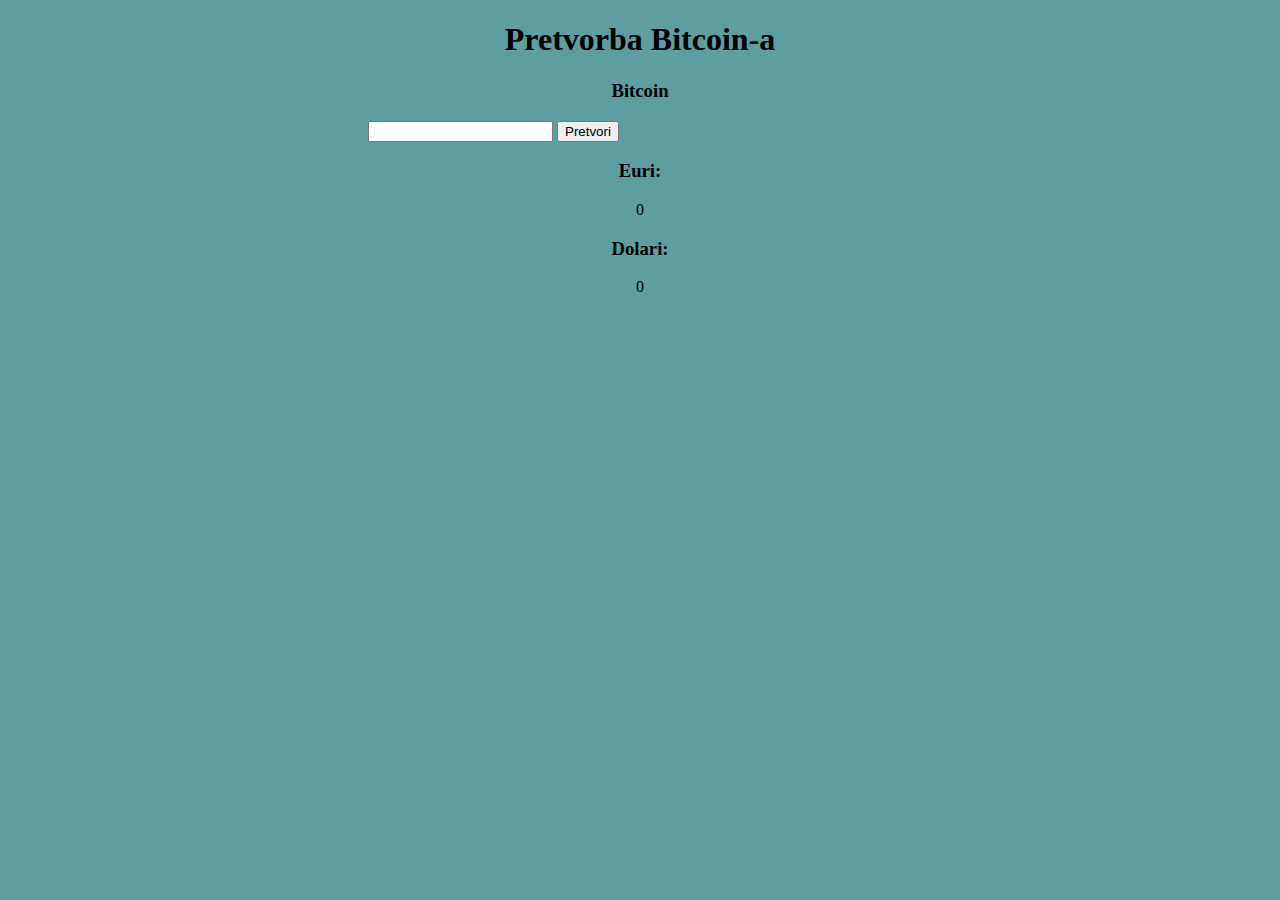
<file: PretvorbaBitcoin/index.html>
<!DOCTYPE html>
<html lang="en">
<head>
    <meta charset="UTF-8">
    <meta name="viewport" content="width=device-width, initial-scale=1.0">
    <title>Document</title>
    <style>
        body{
            background-color: cadetblue;
        }
        h1{
            display: flex;
            align-items: center;
            justify-content: center;
        }

        h3{
            display: flex;
            align-items: center;
            justify-content: center;
        }

        input{
            margin-left: 40vh;
            align-items: center;
            justify-content: center;
        }
        p{
            display: flex;
            align-items: center;
            justify-content: center;
        }

    </style>
</head>

<body>

    <h1>Pretvorba Bitcoin-a</h1>
    <h3>Bitcoin</h3>
    <input type="text" id="bitcoin">
    <button id="pretvorba">Pretvori</button>
    <h3>Euri:</h3>
    <p id="euri">0</p>
    <h3>Dolari:</h3>
    <p id="dolari">0</p>
    
    <script src="./index.js"></script>
</body>

</html>
</file>
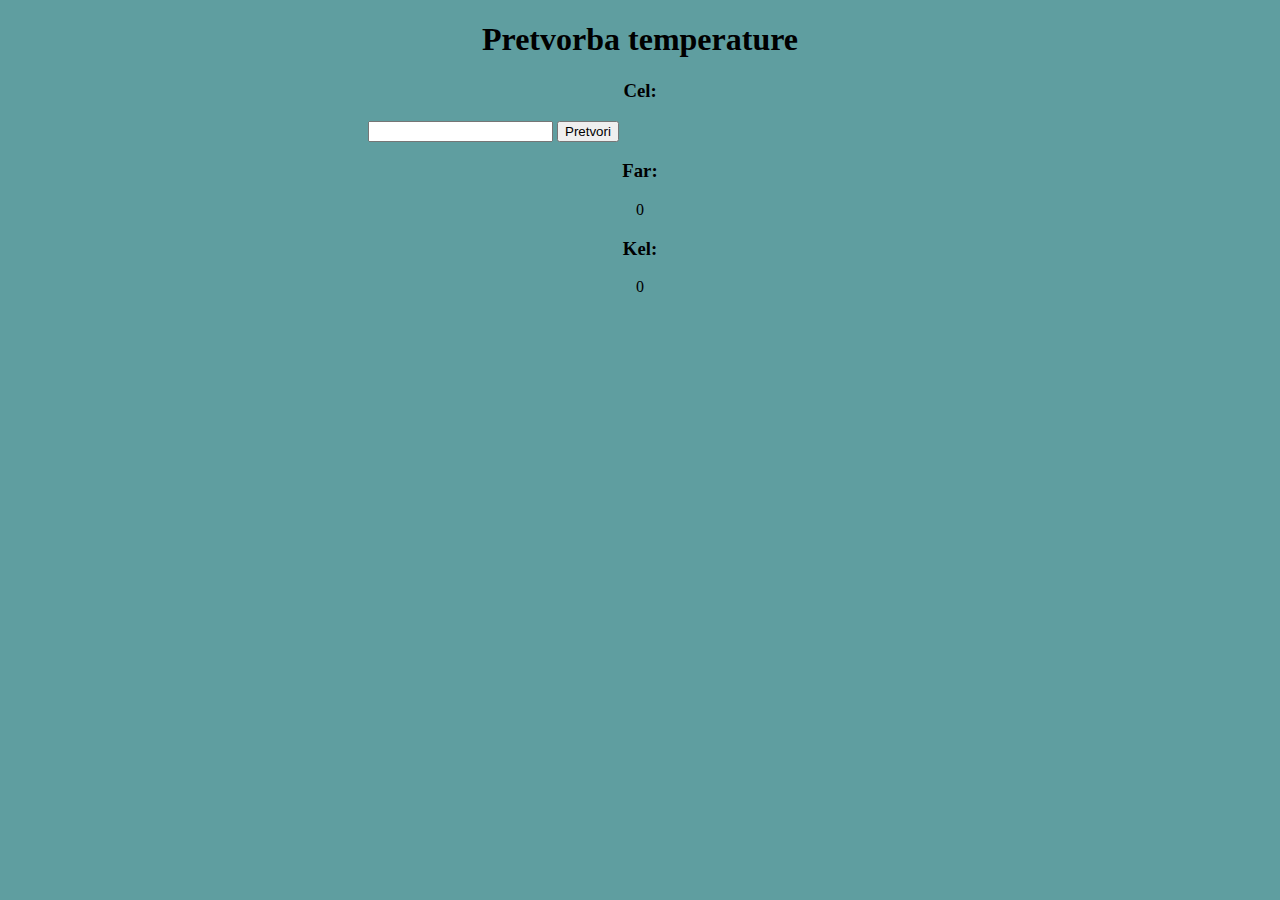
<file: PretvorbaTemprerature/index.html>
<!DOCTYPE html>
<html lang="en">
<head>
    <meta charset="UTF-8">
    <meta name="viewport" content="width=device-width, initial-scale=1.0">
    <title>Document</title>
    <style>
        
        body{
            background-color: cadetblue;
        }
        h1{
            display: flex;
            align-items: center;
            justify-content: center;
        }

        h3{
            display: flex;
            align-items: center;
            justify-content: center;
        }

        input{
            margin-left: 40vh;
            align-items: center;
            justify-content: center;
        }
        p{
            display: flex;
            align-items: center;
            justify-content: center;
        }
    </style>
</head>

<body>
    <h1>Pretvorba temperature</h1>
    <h3>Cel:</h3>
    <input type="text" id="unos">
    <button id="pretvorba">Pretvori</button>
    <h3>Far:</h3>
    <p id="farenheit">0</p>
    <h3>Kel:</h3>
    <p id="kelvin">0</p>



    <script src="index.js"></script>
</body>

</html>
</file>
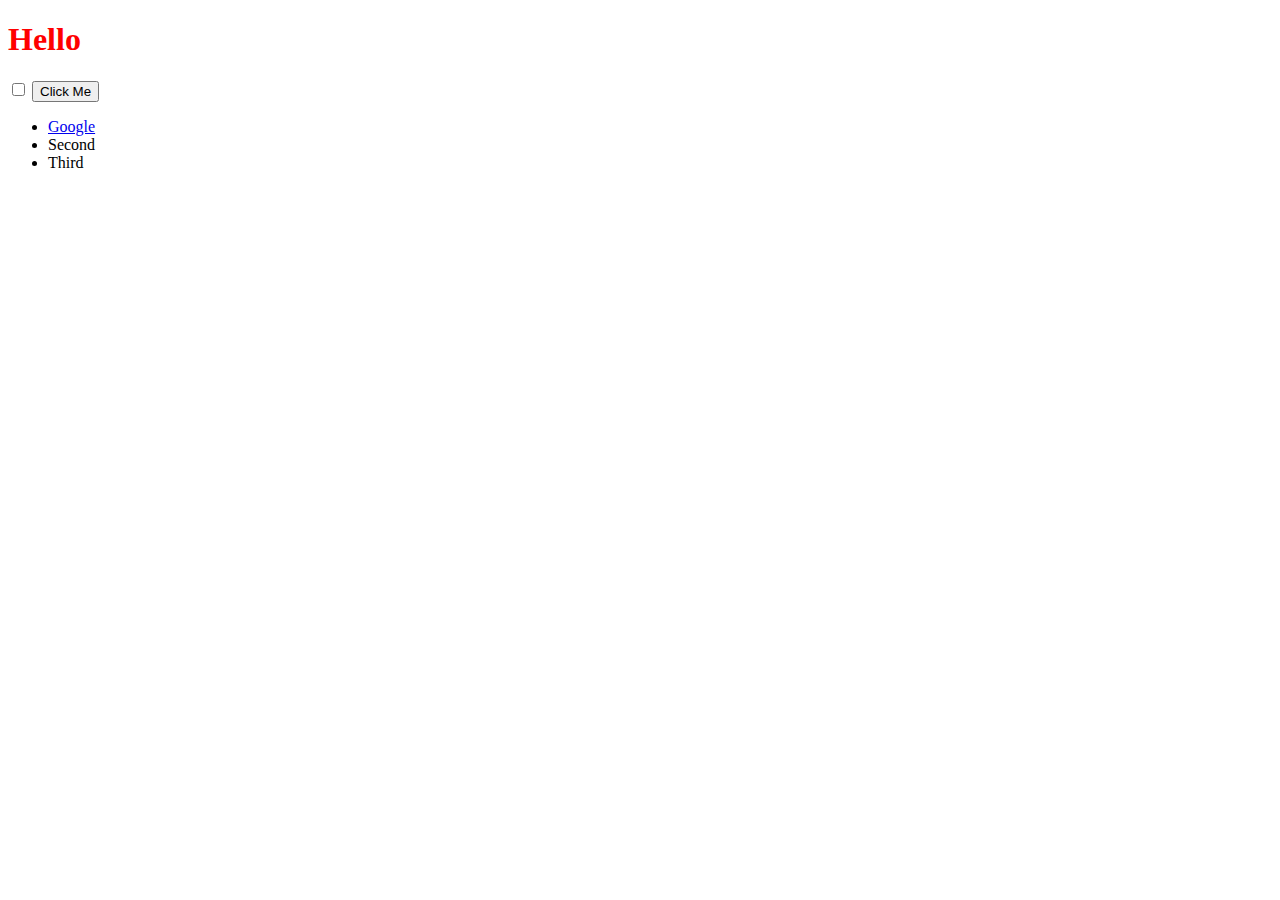
<file: DOM (1)/DOM/index.html>
<!DOCTYPE html>
<html lang="en" dir="ltr">
  <head>
    <meta charset="utf-8">
    <title>My Website</title>
    <link rel="stylesheet" href="styles.css">

  </head>
  <body>

    <h1 id ="title">Hello</h1>

    <input type="checkbox">

    <button class="btn" style=":active color:red;">Click Me</button>

    <ul id="list">
      <li class="list">
        <a href="https://www.google.com">Google</a>
      </li>
      <li class="list">Second</li>
      <li class="list">Third</li>
    </ul>

    <script src="./index.js"></script>

  </body>

</html>
</file>
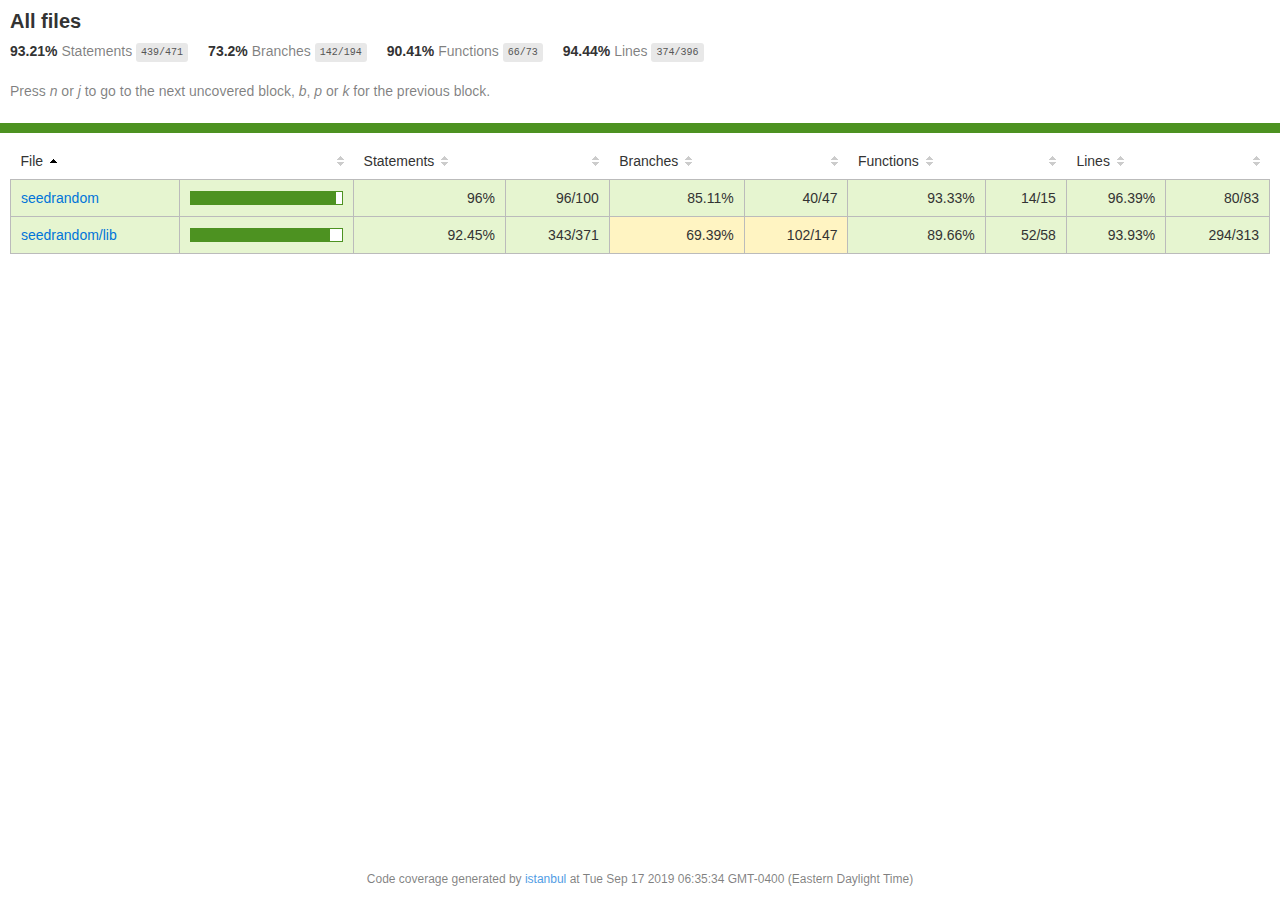
<file: random-words-color/node_modules/seedrandom/coverage/lcov-report/index.html>
<!doctype html>
<html lang="en">
<head>
    <title>Code coverage report for All files</title>
    <meta charset="utf-8" />
    <link rel="stylesheet" href="prettify.css" />
    <link rel="stylesheet" href="base.css" />
    <meta name="viewport" content="width=device-width, initial-scale=1">
    <style type='text/css'>
        .coverage-summary .sorter {
            background-image: url(sort-arrow-sprite.png);
        }
    </style>
</head>
<body>
<div class='wrapper'>
  <div class='pad1'>
    <h1>
      All files
    </h1>
    <div class='clearfix'>
      <div class='fl pad1y space-right2'>
        <span class="strong">93.21% </span>
        <span class="quiet">Statements</span>
        <span class='fraction'>439/471</span>
      </div>
      <div class='fl pad1y space-right2'>
        <span class="strong">73.2% </span>
        <span class="quiet">Branches</span>
        <span class='fraction'>142/194</span>
      </div>
      <div class='fl pad1y space-right2'>
        <span class="strong">90.41% </span>
        <span class="quiet">Functions</span>
        <span class='fraction'>66/73</span>
      </div>
      <div class='fl pad1y space-right2'>
        <span class="strong">94.44% </span>
        <span class="quiet">Lines</span>
        <span class='fraction'>374/396</span>
      </div>
    </div>
    <p class="quiet">
      Press <em>n</em> or <em>j</em> to go to the next uncovered block, <em>b</em>, <em>p</em> or <em>k</em> for the previous block.
    </p>
  </div>
  <div class='status-line high'></div>
<div class="pad1">
<table class="coverage-summary">
<thead>
<tr>
   <th data-col="file" data-fmt="html" data-html="true" class="file">File</th>
   <th data-col="pic" data-type="number" data-fmt="html" data-html="true" class="pic"></th>
   <th data-col="statements" data-type="number" data-fmt="pct" class="pct">Statements</th>
   <th data-col="statements_raw" data-type="number" data-fmt="html" class="abs"></th>
   <th data-col="branches" data-type="number" data-fmt="pct" class="pct">Branches</th>
   <th data-col="branches_raw" data-type="number" data-fmt="html" class="abs"></th>
   <th data-col="functions" data-type="number" data-fmt="pct" class="pct">Functions</th>
   <th data-col="functions_raw" data-type="number" data-fmt="html" class="abs"></th>
   <th data-col="lines" data-type="number" data-fmt="pct" class="pct">Lines</th>
   <th data-col="lines_raw" data-type="number" data-fmt="html" class="abs"></th>
</tr>
</thead>
<tbody><tr>
	<td class="file high" data-value="seedrandom"><a href="seedrandom/index.html">seedrandom</a></td>
	<td data-value="96" class="pic high"><div class="chart"><div class="cover-fill" style="width: 96%;"></div><div class="cover-empty" style="width:4%;"></div></div></td>
	<td data-value="96" class="pct high">96%</td>
	<td data-value="100" class="abs high">96/100</td>
	<td data-value="85.11" class="pct high">85.11%</td>
	<td data-value="47" class="abs high">40/47</td>
	<td data-value="93.33" class="pct high">93.33%</td>
	<td data-value="15" class="abs high">14/15</td>
	<td data-value="96.39" class="pct high">96.39%</td>
	<td data-value="83" class="abs high">80/83</td>
	</tr>

<tr>
	<td class="file high" data-value="seedrandom/lib"><a href="seedrandom/lib/index.html">seedrandom/lib</a></td>
	<td data-value="92.45" class="pic high"><div class="chart"><div class="cover-fill" style="width: 92%;"></div><div class="cover-empty" style="width:8%;"></div></div></td>
	<td data-value="92.45" class="pct high">92.45%</td>
	<td data-value="371" class="abs high">343/371</td>
	<td data-value="69.39" class="pct medium">69.39%</td>
	<td data-value="147" class="abs medium">102/147</td>
	<td data-value="89.66" class="pct high">89.66%</td>
	<td data-value="58" class="abs high">52/58</td>
	<td data-value="93.93" class="pct high">93.93%</td>
	<td data-value="313" class="abs high">294/313</td>
	</tr>

</tbody>
</table>
</div><div class='push'></div><!-- for sticky footer -->
</div><!-- /wrapper -->
<div class='footer quiet pad2 space-top1 center small'>
  Code coverage
  generated by <a href="https://istanbul.js.org/" target="_blank">istanbul</a> at Tue Sep 17 2019 06:35:34 GMT-0400 (Eastern Daylight Time)
</div>
</div>
<script src="prettify.js"></script>
<script>
window.onload = function () {
        if (typeof prettyPrint === 'function') {
            prettyPrint();
        }
};
</script>
<script src="sorter.js"></script>
<script src="block-navigation.js"></script>
</body>
</html>
</file>
<file: bubnjevi/styles.css>
body {
  text-align: center;
  background-color: #283149;
}

h1 {
  font-size: 5rem;
  color: #DBEDF3;
  font-family: "Arvo", cursive;
  text-shadow: 3px 0 #DA0463;

}

footer {
  color: #DBEDF3;
  font-family: sans-serif;
}

.w {
  background-image: url(images/tom1.png);
}

.a {
  background-image: url(images/tom2.png);
}

.s {
  background-image: url(images/tom3.png);
}

.d {
  background-image: url(images/tom4.png);
}

.j {
  background-image: url(images/snare.png);
}

.k {
  background-image: url(images/crash.png);
}

.l {
  background-image: url(images/kick.png);
}

.set {
  margin: 10% auto;
}

.game-over {
  background-color: red;
  opacity: 0.8;
}

.pressed {
  box-shadow: 0 3px 4px 0 #DBEDF3;
  opacity: 0.5;
}

.red {
  color: red;
}

.drum {
  outline: none;
  border: 10px solid #404B69;
  font-size: 5rem;
  font-family: 'Arvo', cursive;
  line-height: 2;
  font-weight: 900;
  color: #DA0463;
  text-shadow: 3px 0 #DBEDF3;
  border-radius: 15px;
  display: inline-block;
  width: 150px;
  height: 150px;
  text-align: center;
  margin: 10px;
  background-color: white;
}
</file>
<file: DOM/styles.css>
h1 {
  color: red;
}
</file>
<file: DOM (1)/DOM/styles.css>
h1 {
  color: red;
}

.invisible{
  visibility: hidden;
}
</file>
<file: random-words-color/node_modules/seedrandom/coverage/lcov-report/prettify.css>
.pln{color:#000}@media screen{.str{color:#080}.kwd{color:#008}.com{color:#800}.typ{color:#606}.lit{color:#066}.pun,.opn,.clo{color:#660}.tag{color:#008}.atn{color:#606}.atv{color:#080}.dec,.var{color:#606}.fun{color:red}}@media print,projection{.str{color:#060}.kwd{color:#006;font-weight:bold}.com{color:#600;font-style:italic}.typ{color:#404;font-weight:bold}.lit{color:#044}.pun,.opn,.clo{color:#440}.tag{color:#006;font-weight:bold}.atn{color:#404}.atv{color:#060}}pre.prettyprint{padding:2px;border:1px solid #888}ol.linenums{margin-top:0;margin-bottom:0}li.L0,li.L1,li.L2,li.L3,li.L5,li.L6,li.L7,li.L8{list-style-type:none}li.L1,li.L3,li.L5,li.L7,li.L9{background:#eee}
</file>
<file: random-words-color/node_modules/seedrandom/coverage/lcov-report/base.css>
body, html {
  margin:0; padding: 0;
  height: 100%;
}
body {
    font-family: Helvetica Neue, Helvetica, Arial;
    font-size: 14px;
    color:#333;
}
.small { font-size: 12px; }
*, *:after, *:before {
  -webkit-box-sizing:border-box;
     -moz-box-sizing:border-box;
          box-sizing:border-box;
  }
h1 { font-size: 20px; margin: 0;}
h2 { font-size: 14px; }
pre {
    font: 12px/1.4 Consolas, "Liberation Mono", Menlo, Courier, monospace;
    margin: 0;
    padding: 0;
    -moz-tab-size: 2;
    -o-tab-size:  2;
    tab-size: 2;
}
a { color:#0074D9; text-decoration:none; }
a:hover { text-decoration:underline; }
.strong { font-weight: bold; }
.space-top1 { padding: 10px 0 0 0; }
.pad2y { padding: 20px 0; }
.pad1y { padding: 10px 0; }
.pad2x { padding: 0 20px; }
.pad2 { padding: 20px; }
.pad1 { padding: 10px; }
.space-left2 { padding-left:55px; }
.space-right2 { padding-right:20px; }
.center { text-align:center; }
.clearfix { display:block; }
.clearfix:after {
  content:'';
  display:block;
  height:0;
  clear:both;
  visibility:hidden;
  }
.fl { float: left; }
@media only screen and (max-width:640px) {
  .col3 { width:100%; max-width:100%; }
  .hide-mobile { display:none!important; }
}

.quiet {
  color: #7f7f7f;
  color: rgba(0,0,0,0.5);
}
.quiet a { opacity: 0.7; }

.fraction {
  font-family: Consolas, 'Liberation Mono', Menlo, Courier, monospace;
  font-size: 10px;
  color: #555;
  background: #E8E8E8;
  padding: 4px 5px;
  border-radius: 3px;
  vertical-align: middle;
}

div.path a:link, div.path a:visited { color: #333; }
table.coverage {
  border-collapse: collapse;
  margin: 10px 0 0 0;
  padding: 0;
}

table.coverage td {
  margin: 0;
  padding: 0;
  vertical-align: top;
}
table.coverage td.line-count {
    text-align: right;
    padding: 0 5px 0 20px;
}
table.coverage td.line-coverage {
    text-align: right;
    padding-right: 10px;
    min-width:20px;
}

table.coverage td span.cline-any {
    display: inline-block;
    padding: 0 5px;
    width: 100%;
}
.missing-if-branch {
    display: inline-block;
    margin-right: 5px;
    border-radius: 3px;
    position: relative;
    padding: 0 4px;
    background: #333;
    color: yellow;
}

.skip-if-branch {
    display: none;
    margin-right: 10px;
    position: relative;
    padding: 0 4px;
    background: #ccc;
    color: white;
}
.missing-if-branch .typ, .skip-if-branch .typ {
    color: inherit !important;
}
.coverage-summary {
  border-collapse: collapse;
  width: 100%;
}
.coverage-summary tr { border-bottom: 1px solid #bbb; }
.keyline-all { border: 1px solid #ddd; }
.coverage-summary td, .coverage-summary th { padding: 10px; }
.coverage-summary tbody { border: 1px solid #bbb; }
.coverage-summary td { border-right: 1px solid #bbb; }
.coverage-summary td:last-child { border-right: none; }
.coverage-summary th {
  text-align: left;
  font-weight: normal;
  white-space: nowrap;
}
.coverage-summary th.file { border-right: none !important; }
.coverage-summary th.pct { }
.coverage-summary th.pic,
.coverage-summary th.abs,
.coverage-summary td.pct,
.coverage-summary td.abs { text-align: right; }
.coverage-summary td.file { white-space: nowrap;  }
.coverage-summary td.pic { min-width: 120px !important;  }
.coverage-summary tfoot td { }

.coverage-summary .sorter {
    height: 10px;
    width: 7px;
    display: inline-block;
    margin-left: 0.5em;
    background: url(sort-arrow-sprite.png) no-repeat scroll 0 0 transparent;
}
.coverage-summary .sorted .sorter {
    background-position: 0 -20px;
}
.coverage-summary .sorted-desc .sorter {
    background-position: 0 -10px;
}
.status-line {  height: 10px; }
/* yellow */
.cbranch-no { background: yellow !important; color: #111; }
/* dark red */
.red.solid, .status-line.low, .low .cover-fill { background:#C21F39 }
.low .chart { border:1px solid #C21F39 }
.highlighted,
.highlighted .cstat-no, .highlighted .fstat-no, .highlighted .cbranch-no{
  background: #C21F39 !important;
}
/* medium red */
.cstat-no, .fstat-no, .cbranch-no, .cbranch-no { background:#F6C6CE }
/* light red */
.low, .cline-no { background:#FCE1E5 }
/* light green */
.high, .cline-yes { background:rgb(230,245,208) }
/* medium green */
.cstat-yes { background:rgb(161,215,106) }
/* dark green */
.status-line.high, .high .cover-fill { background:rgb(77,146,33) }
.high .chart { border:1px solid rgb(77,146,33) }
/* dark yellow (gold) */
.status-line.medium, .medium .cover-fill { background: #f9cd0b; }
.medium .chart { border:1px solid #f9cd0b; }
/* light yellow */
.medium { background: #fff4c2; }

.cstat-skip { background: #ddd; color: #111; }
.fstat-skip { background: #ddd; color: #111 !important; }
.cbranch-skip { background: #ddd !important; color: #111; }

span.cline-neutral { background: #eaeaea; }

.coverage-summary td.empty {
    opacity: .5;
    padding-top: 4px;
    padding-bottom: 4px;
    line-height: 1;
    color: #888;
}

.cover-fill, .cover-empty {
  display:inline-block;
  height: 12px;
}
.chart {
  line-height: 0;
}
.cover-empty {
    background: white;
}
.cover-full {
    border-right: none !important;
}
pre.prettyprint {
    border: none !important;
    padding: 0 !important;
    margin: 0 !important;
}
.com { color: #999 !important; }
.ignore-none { color: #999; font-weight: normal; }

.wrapper {
  min-height: 100%;
  height: auto !important;
  height: 100%;
  margin: 0 auto -48px;
}
.footer, .push {
  height: 48px;
}
</file>
